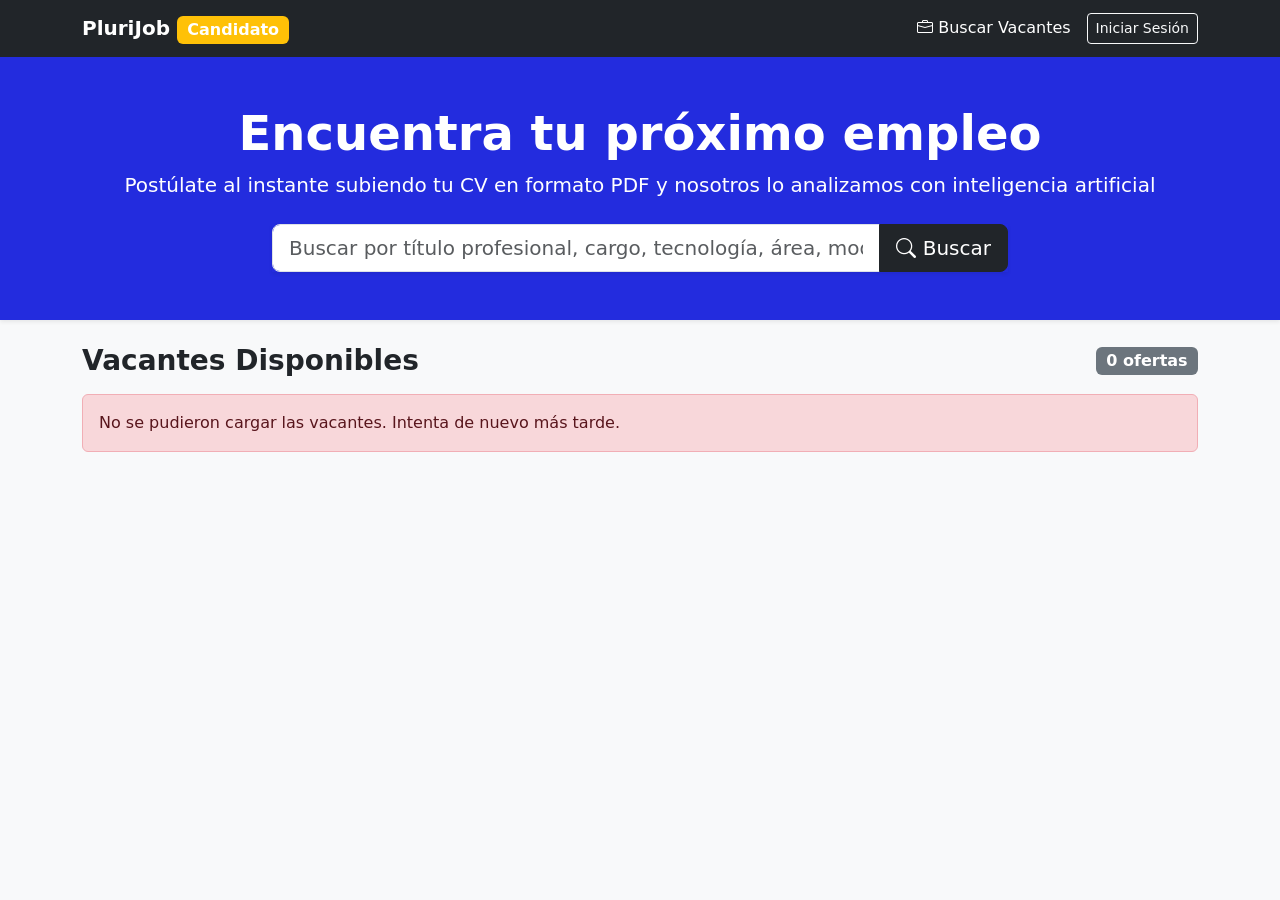
<file: frontend/src/pages/index.html>
<!--# Vista Casual / Landing de Vacantes-->
<!doctype html>
<html lang="es" data-bs-theme="light">
  <head>
    <meta charset="UTF-8" />
    <meta name="viewport" content="width=device-width, initial-scale=1.0" />
    <title>PluriJob - Portal de Empleos</title>
    <link
      rel="stylesheet"
      href="https://cdn.jsdelivr.net/npm/bootstrap@5.3.2/dist/css/bootstrap.min.css"
    />
    <link
      rel="stylesheet"
      href="https://cdn.jsdelivr.net/npm/bootstrap-icons@1.11.1/font/bootstrap-icons.css"
    />
    <link rel="stylesheet" href="../css/styles.css" />
    <script type="module" src="../js/auth.js"></script>
  </head>
  <body class="bg-light">
    <!-- Navbar principal -->
    <!-- Navbar en index.html -->
    <nav class="navbar navbar-expand-lg navbar-dark bg-dark">
      <div class="container">
        <a class="navbar-brand fw-bold" href="index.html">PluriJob 
          <span class="badge bg-warning fs-6" id="navSpanBadge">Candidato</span>
        </a>
        <button
          class="navbar-toggler"
          type="button"
          data-bs-toggle="collapse"
          data-bs-target="#navbarNav"
        >
          <span class="navbar-toggler-icon"></span>
        </button>
        <div class="collapse navbar-collapse" id="navbarNav">
          <ul class="navbar-nav ms-auto align-items-center gap-2">
            <li class="nav-item">
              <a class="nav-link active" href="index.html">
                <i class="bi bi-briefcase"></i> Buscar Vacantes 
              </a>
            </li>

            <!-- Menú exclusivo para candidatos autenticados -->
            <li class="nav-item d-none" id="navCandidateDashboard">
              <a class="nav-link" href="candidate/dashboard.html">
                <i class="bi bi-person-workspace"></i> Mis Postulaciones
              </a>
            </li>
            <li class="nav-item d-none" id="navCandidateProfile">
              <a class="nav-link" href="candidate/cv_profile.html">
                <i class="bi bi-file-earmark-person"></i> Mi CV 
              </a>
            </li>

            <!-- Botones de Acceso / Salida -->
            <li class="nav-item" id="navLoginBtn">
              <a class="btn btn-outline-light btn-sm" href="login.html"
                >Iniciar Sesión</a
              >
            </li>
            <li class="nav-item d-none" id="navLogoutBtn">
              <button class="btn btn-danger btn-sm" id="indexLogoutBtn">
                <i class="bi bi-box-arrow-right"></i> Salir
              </button>
            </li>
          </ul>
        </div>
      </div>
    </nav>

    <!-- Hero / Banner de búsqueda -->
    <div class="encabezado text-white py-5 mb-4 shadow-sm">
      <div class="container text-center">
        <h1 class="display-5 fw-bold">Encuentra tu próximo empleo</h1>
        <p class="lead">
          Postúlate al instante subiendo tu CV en formato PDF y nosotros lo analizamos con inteligencia artificial
        </p>

        <!-- Buscador -->
        <div class="row justify-content-center mt-4">
          <div class="col-md-8">
            <div class="input-group input-group-lg shadow-sm">
              <input
                type="text"
                id="searchInput"
                class="form-control"
                placeholder="Buscar por título profesional, cargo, tecnología, área, modalidad, etc..."
              />
              <button class="btn btn-dark" type="button" id="searchBtn">
                <i class="bi bi-search"></i> Buscar
              </button>
            </div>
          </div>
        </div>
      </div>
    </div>

    <!-- Contenido de Vacantes -->
    <div class="container mb-5">
      <div class="d-flex justify-content-between align-items-center mb-3">
        <h3 class="fw-bold mb-0">Vacantes Disponibles</h3>
        <span class="badge bg-secondary fs-6" id="jobsCount">0 ofertas</span>
      </div>

      <!-- Lista de Vacantes -->
      <div class="row g-4" id="jobsContainer">
        <div class="col-12 text-center py-5">
          <div class="spinner-border text-primary" role="status"></div>
          <p class="mt-2 text-muted">Cargando ofertas de empleo...</p>
        </div>
      </div>
    </div>

    <div class="modal fade" id="jobDetailModal" tabindex="-1" aria-labelledby="jobDetailModalLabel" aria-hidden="true">
      <div class="modal-dialog modal-lg modal-dialog-scrollable">
        <div class="modal-content">
          <div class="modal-header bg-primary text-white">
            <h5 class="modal-title" id="jobDetailModalLabel">Detalle de la vacante</h5>
            <button type="button" class="btn-close btn-close-white" data-bs-dismiss="modal" aria-label="Close"></button>
          </div>
          <div class="modal-body">
            <h6 class="fw-bold text-primary mb-1" id="modalJobTitle">Nombre del Cargo</h6>
            <p class="text-muted small mb-3" id="modalJobSubtitle">Área y modalidad</p>
            <div class="mb-3">
              <strong>Descripción</strong>
              <p class="text-secondary mb-0" id="modalJobDescription" style="white-space: pre-line;">-</p>
            </div>
            <div class="mb-3">
              <strong>Beneficios</strong>
              <p class="text-secondary mb-0" id="modalJobBenefits" style="white-space: pre-line;">Sin beneficios especificados.</p>
            </div>
            <div class="mb-3">
              <strong>Habilidades técnicas</strong>
              <div id="modalTechnicalSkills" class="d-flex flex-wrap gap-1"></div>
            </div>
            <div class="mb-3">
              <strong>Habilidades blandas</strong>
              <div id="modalSoftSkills" class="d-flex flex-wrap gap-1"></div>
            </div>
            <div class="text-muted small"><strong>Fecha límite:</strong> <span id="modalJobDeadline">Sin fecha límite</span></div>
          </div>
          <div class="modal-footer">
            <button type="button" class="btn btn-secondary" data-bs-dismiss="modal">Cerrar</button>
          </div>
        </div>
      </div>
    </div>

    <!-- Modal: Proceso de Postulación (Subida de CV y Confirmación) -->
    <div
      class="modal fade"
      id="applyModal"
      tabindex="-1"
      aria-labelledby="applyModalLabel"
      aria-hidden="true"
      data-bs-backdrop="static"
    >
      <div class="modal-dialog modal-lg modal-dialog-scrollable">
        <div class="modal-content">
          <div class="modal-header bg-primary text-white">
            <h5 class="modal-title" id="applyModalLabel">
              Postularse a Vacante
            </h5>
            <button
              type="button"
              class="btn-close btn-close-white"
              data-bs-dismiss="modal"
              aria-label="Close"
            ></button>
          </div>

          <div class="modal-body">
            <h6 class="fw-bold text-primary mb-1" id="applyModalJobTitle">
              Nombre del Cargo
            </h6>
            <p class="text-muted small mb-3" id="applyModalJobSubtitle">
              Área y modalidad
            </p>
            <hr />

            <!-- PASO 1: Subir PDF -->
            <div id="stepUploadCV">
              <label class="form-label fw-bold"
                >Aquí puedes subir tu Hoja de Vida (formato PDF). O puedes escribir directamente en los campos del formulario.</label
              >
              <p class="small text-muted">
                Extraeremos automáticamente tu experiencia y habilidades para
                evaluar tu compatibilidad.
              </p>

              <div class="mb-3">
                <input
                  class="form-control"
                  type="file"
                  id="cvFileInput"
                  accept="application/pdf"
                />
              </div>

              <button
                type="button"
                class="btn btn-primary w-100"
                id="extractCvBtn"
              >
                <i class="bi bi-cpu"></i> Extraer Datos con IA
              </button>
              <hr>
            </div>

            <!-- Spinner de Procesamiento de PDF -->
            <div id="extractionSpinner" class="text-center py-4 d-none">
              <div class="spinner-border text-primary" role="status"></div>
              <p class="mt-2 text-muted mb-0">
                Analizando el documento PDF y clasificando habilidades...
              </p>
            </div>
            <div id="cvAiNotice" class="alert d-none mx-3 mb-3" role="status" aria-live="polite"></div>

            <!-- PASO 2: Confirmación / Edición de Datos Extraídos -->
            <form id="stepConfirmCV">
              <fieldset id="confirmCvFieldset">                
                <label class="form-label fw-bold text-success">
                  <i class="bi bi-check-circle-fill"></i> Revisa la información que será enviada a la postulación
                </label>

                <div class="mb-3">
                  <label for="candidateFullName" class="form-label small"
                    >Nombre Completo</label
                  >
                  <input
                    type="text"
                    class="form-control"
                    id="candidateFullName"
                    required
                  />
                </div>

                <div class="row g-2 mb-3">
                  <div class="col-md-6">
                    <label for="candidateEmail" class="form-label small"
                      >Correo Electrónico</label
                    >
                    <input
                      type="email"
                      class="form-control"
                      id="candidateEmail"
                      required
                    />
                  </div>
                  
                  <div class="col-md-6">
                    <label for="candidatePhone" class="form-label small"
                      >Número telefónico</label
                    >
                    <input type="text" class="form-control" id="candidatePhone" />
                  </div>
                </div>
                <div class="mb-3">
                    <label for="candidateAddress" class="form-label small"
                      >Domicilio</label
                    >
                    <input type="text" class="form-control" id="candidateAddress" />
                  </div>

                <div class="mb-3">
                  <label for="candidateTitle" class="form-label small"
                    >Título Profesional o Cargo actual</label
                  >
                  <input type="text" class="form-control" id="candidateTitle" />
                </div>              

                <div class="mb-3">
                  <label for="candidateSkills" class="form-label small"
                    >Habilidades Técnicas (separadas por coma)</label
                  >
                  <input
                    type="text"
                    class="form-control"
                    id="candidateSkills"
                    placeholder="Python, SQL, FastAPI..."
                  />
                </div>

                <div class="mb-3">
                  <label for="candidateSoftSkills" class="form-label small"
                    >Habilidades Blandas (separadas por coma)</label
                  >
                  <input
                    type="text"
                    class="form-control"
                    id="candidateSoftSkills"
                    placeholder="Trabajo en equipo, Liderazgo, Adaptabilidad..."
                  />
                </div>

                <div class="mb-3">
                  <label for="candidateExperience" class="form-label small"
                    >Experiencia Laboral</label
                  >
                  <textarea
                    class="form-control"
                    id="candidateExperience"
                    rows="4"
                  ></textarea>
                </div>

                <div class="mb-3">
                  <label for="candidateMoreInfo" class="form-label small"
                    >Más información</label
                  >
                  <textarea
                    class="form-control"
                    id="candidateMoreInfo"
                    rows="4"
                  ></textarea>
                </div>

                <div class="alert alert-info small" role="alert">
                  <i class="bi bi-info-circle"></i> Al confirmar, calcularemos tu
                  porcentaje de compatibilidad (Match %) con esta vacante.
                </div>
                </fieldset>
                <button
                  type="submit"
                  class="btn btn-success w-100"
                  id="submitApplicationBtn"
                >
                  <i class="bi bi-send-check"></i> Enviar Postulación
                </button>              
            </form>
          </div>
        </div>
      </div>
    </div>

    <!--Modal Global para Alertas y Confirmaciones (Reemplaza alert/confirm) -->
    <div class="modal fade" id="globalAlertModal" tabindex="-1" aria-labelledby="globalAlertModalLabel" aria-hidden="true" data-bs-backdrop="static">
      <div class="modal-dialog modal-dialog-centered">
        <div class="modal-content border-0 shadow-lg">
          <div class="modal-header bg-light">
            <h5 class="modal-title fw-bold text-primary" id="globalAlertTitle">PluriJob Notificación</h5>
            <button type="button" class="btn-close" data-bs-dismiss="modal" aria-label="Close"></button>
          </div>
          <div class="modal-body py-4">
            <p id="globalAlertMessage" class="mb-0 fs-6 text-dark" style="white-space: pre-line;"></p>
          </div>
          <div class="modal-footer bg-light border-0">
            <button type="button" class="btn btn-secondary px-4" id="globalAlertCancelBtn" data-bs-dismiss="modal" style="display: none;">Cancelar</button>
            <button type="button" class="btn btn-primary px-4" id="globalAlertConfirmBtn" data-bs-dismiss="modal">Aceptar</button>
          </div>
        </div>
      </div>
    </div>

    <!-- 2. Modal Simplificado para Postulación Directa de Usuarios Registrados -->
    <div class="modal fade" id="directApplyModal" tabindex="-1" aria-labelledby="directApplyModalLabel" aria-hidden="true">
      <div class="modal-dialog modal-dialog-centered">
        <div class="modal-content border-0 shadow-lg">
          <div class="modal-header bg-primary text-white">
            <h5 class="modal-title fw-bold" id="directApplyModalLabel"><i class="bi bi-send-fill me-2"></i> Confirmar Postulación</h5>
            <button type="button" class="btn-close btn-close-white" data-bs-dismiss="modal" aria-label="Close"></button>
          </div>
          <div class="modal-body py-4">
            <p class="text-muted mb-2">Estás a punto de postularte a la siguiente vacante utilizando la información de tu CV registrado:</p>
            <div class="p-3 bg-light rounded border mb-3">
              <h6 class="fw-bold text-dark mb-1" id="directApplyJobTitle">Título de la Vacante</h6>
              <p class="small text-muted mb-0" id="directApplyJobSubtitle">Área • Modalidad</p>
            </div>
            <p class="small text-secondary mb-0"><i class="bi bi-info-circle me-1"></i> Tu puntaje de compatibilidad (Match %) se calculará automáticamente al confirmar.</p>
          </div>
          <div class="modal-footer bg-light border-0">
            <button type="button" class="btn btn-secondary px-4" data-bs-dismiss="modal">Cancelar</button>
            <button type="button" class="btn btn-primary px-4 fw-bold" id="confirmDirectApplyBtn">
              <i class="bi bi-send-check me-1"></i> Postularme Ahora
            </button>
          </div>
        </div>
      </div>
    </div>

    <script src="https://cdn.jsdelivr.net/npm/bootstrap@5.3.2/dist/js/bootstrap.bundle.min.js"></script>
    <script type="module" src="../js/views/casual_user.js"></script>
  </body>
</html>
</file>
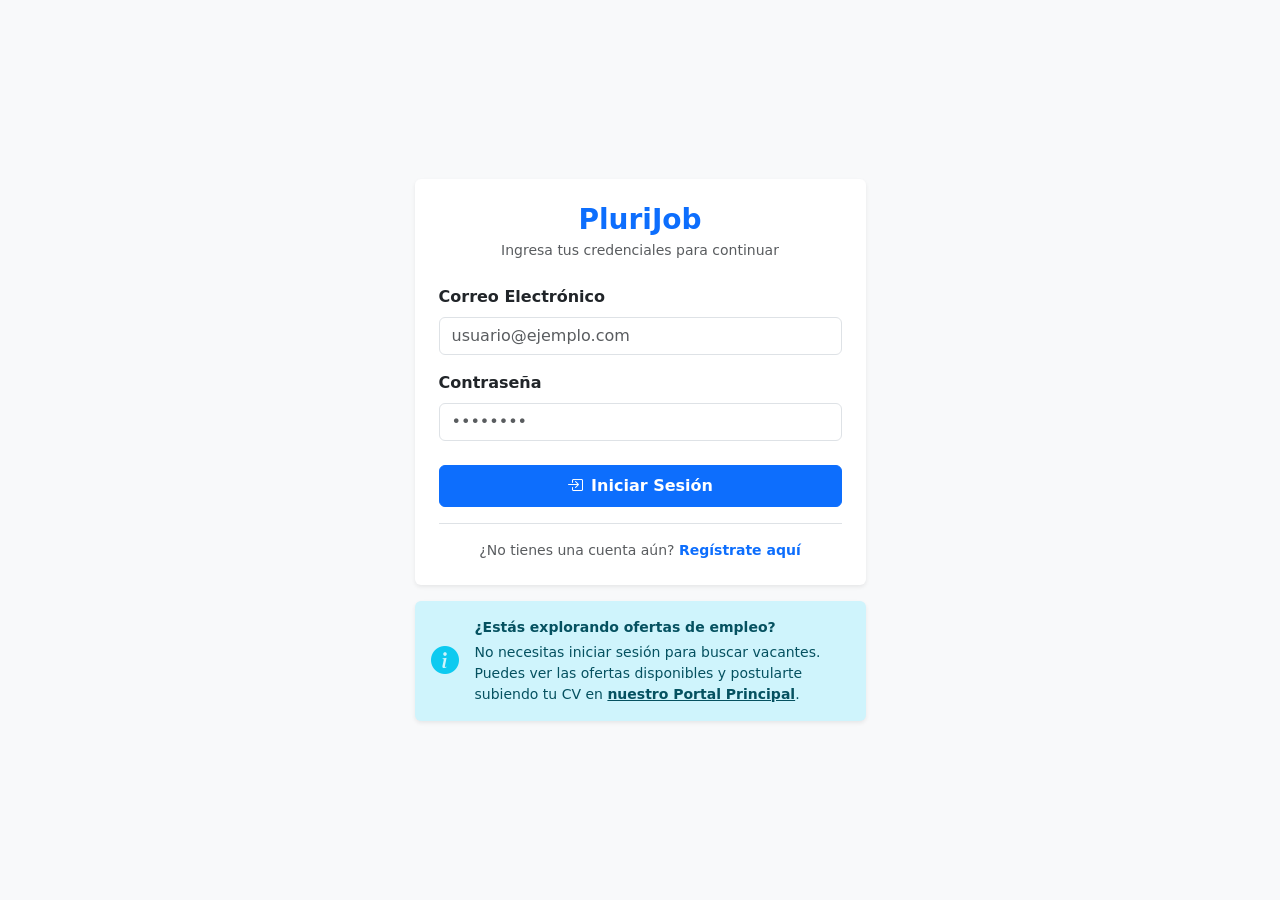
<file: frontend/src/pages/login.html>
<!DOCTYPE html>
<html lang="es">
<head>
  <meta charset="UTF-8">
  <meta name="viewport" content="width=device-width, initial-scale=1.0">
  <title>PluriJob - Iniciar Sesión</title>
  <link href="https://cdn.jsdelivr.net/npm/bootstrap@5.3.2/dist/css/bootstrap.min.css" rel="stylesheet">
  <link rel="stylesheet" href="https://cdn.jsdelivr.net/npm/bootstrap-icons@1.11.1/font/bootstrap-icons.css">
</head>
<body class="bg-light d-flex align-items-center vh-100 py-5">

  <div class="container">
    <div class="row justify-content-center">
      <div class="col-md-6 col-lg-5">
        
        <!-- Tarjeta de Login -->
        <div class="card shadow-sm border-0 mb-3">
          <div class="card-body p-4 text-center">
            <h3 class="fw-bold text-primary mb-1">PluriJob</h3>
            <p class="text-muted small mb-4">Ingresa tus credenciales para continuar</p>

            <form id="loginForm">
              <div id="errorMessage" class="alert alert-danger text-start d-none" role="alert" aria-live="polite"></div>
              <div class="text-start mb-3">
                <label for="loginEmail" class="form-label fw-semibold">Correo Electrónico</label>
                <input type="email" class="form-control" id="loginEmail" placeholder="usuario@ejemplo.com" required>
              </div>

              <div class="text-start mb-4">
                <label for="loginPassword" class="form-label fw-semibold">Contraseña</label>
                <input type="password" class="form-control" id="loginPassword" placeholder="••••••••" required>
              </div>

              <button type="submit" class="btn btn-primary w-100 py-2 fw-semibold mb-3">
                <i class="bi bi-box-arrow-in-right me-2"></i>Iniciar Sesión
              </button>
            </form>

            <div class="border-top pt-3 text-center small">
              <span class="text-muted">¿No tienes una cuenta aún?</span>
              <a href="signup.html" class="fw-semibold text-primary text-decoration-none">Regístrate aquí</a>
            </div>

          </div>
        </div>

        <!-- Apartado / Aviso para Usuario Casual -->
        <div class="alert alert-info border-0 shadow-sm d-flex align-items-center gap-3 p-3 mb-0" role="alert">
          <i class="bi bi-info-circle-fill fs-3 text-info flex-shrink-0"></i>
          <div class="small">
            <strong class="d-block mb-1">¿Estás explorando ofertas de empleo?</strong>
            No necesitas iniciar sesión para buscar vacantes. Puedes ver las ofertas disponibles y postularte subiendo tu CV en <a href="index.html" class="alert-link">nuestro Portal Principal</a>.
          </div>
        </div>

      </div>
    </div>
  </div>

  <script src="https://cdn.jsdelivr.net/npm/bootstrap@5.3.2/dist/js/bootstrap.bundle.min.js"></script>
  <script type="module" src="../js/auth.js"></script>
</body>
</html>
</file>
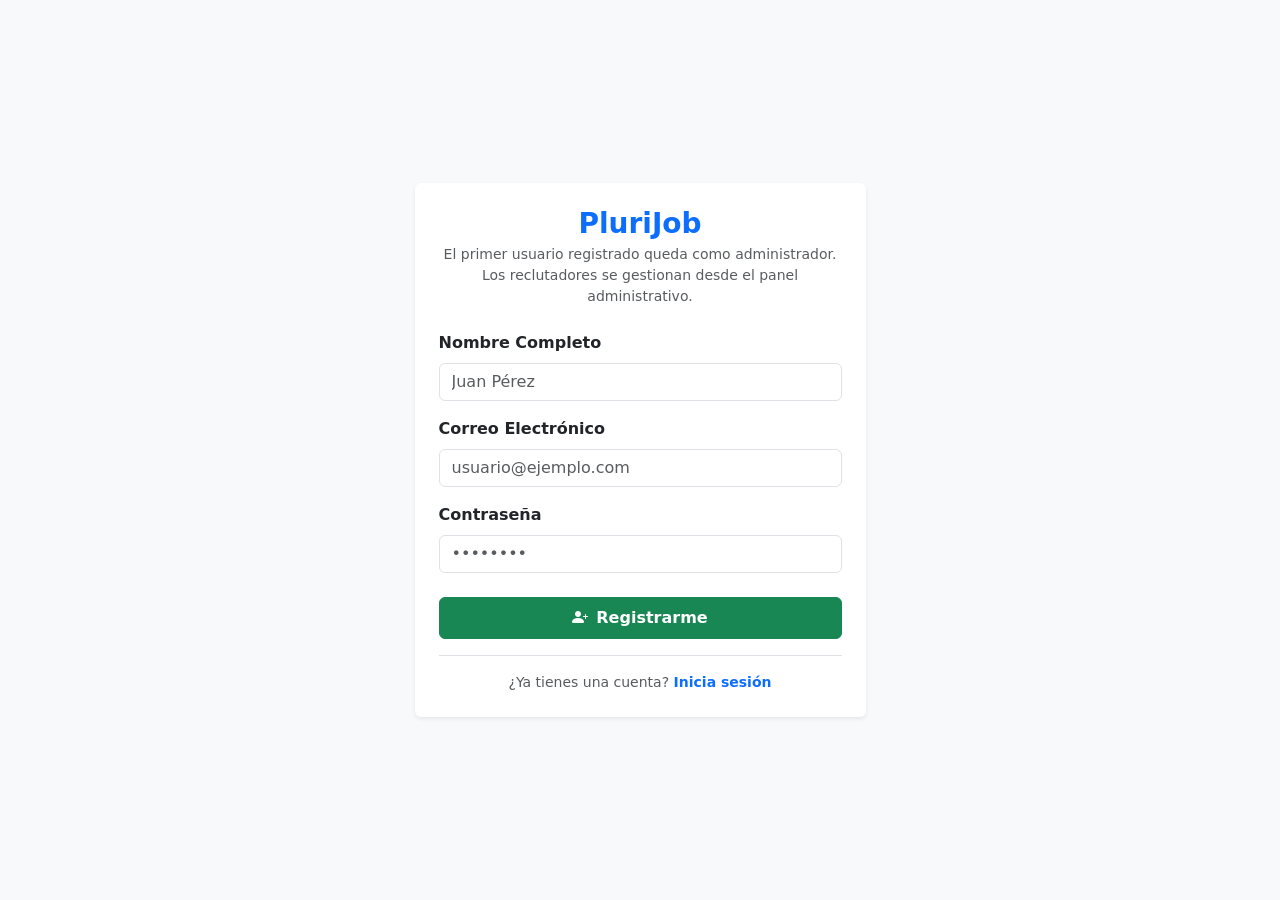
<file: frontend/src/pages/signup.html>
<!DOCTYPE html>
<html lang="es">
<head>
  <meta charset="UTF-8">
  <meta name="viewport" content="width=device-width, initial-scale=1.0">
  <title>PluriJob - Crear Cuenta</title>
  <link href="https://cdn.jsdelivr.net/npm/bootstrap@5.3.2/dist/css/bootstrap.min.css" rel="stylesheet">
  <link rel="stylesheet" href="https://cdn.jsdelivr.net/npm/bootstrap-icons@1.11.1/font/bootstrap-icons.css">
</head>
<body class="bg-light d-flex align-items-center vh-100 py-5">

  <div class="container">
    <div class="row justify-content-center">
      <div class="col-md-6 col-lg-5">
        
        <div class="card shadow-sm border-0">
          <div class="card-body p-4 text-center">
            <h3 class="fw-bold text-primary mb-1">PluriJob</h3>
            <p class="text-muted small mb-4">El primer usuario registrado queda como administrador. Los reclutadores se gestionan desde el panel administrativo.</p>

            <form id="signupForm">
              <div class="text-start mb-3">
                <label for="signupName" class="form-label fw-semibold">Nombre Completo</label>
                <input type="text" class="form-control" id="signupName" placeholder="Juan Pérez" required>
              </div>

              <div class="text-start mb-3">
                <label for="signupEmail" class="form-label fw-semibold">Correo Electrónico</label>
                <input type="email" class="form-control" id="signupEmail" placeholder="usuario@ejemplo.com" required>
              </div>

              <div class="text-start mb-4">
                <label for="signupPassword" class="form-label fw-semibold">Contraseña</label>
                <input type="password" class="form-control" id="signupPassword" placeholder="••••••••" minlength="6" required>
              </div>

              <button type="submit" class="btn btn-success w-100 py-2 fw-semibold mb-3">
                <i class="bi bi-person-plus-fill me-2"></i>Registrarme
              </button>
              
            </form>
            <div class="border-top pt-3 text-center small">
              <span class="text-muted">¿Ya tienes una cuenta?</span>
              <a href="login.html" class="fw-semibold text-primary text-decoration-none">Inicia sesión</a>
            </div>
          </div>
        </div>
      </div>
    </div>
  </div>

  <script src="https://cdn.jsdelivr.net/npm/bootstrap@5.3.2/dist/js/bootstrap.bundle.min.js"></script>
  <script type="module" src="../js/auth.js"></script>
</body>
</html>
</file>
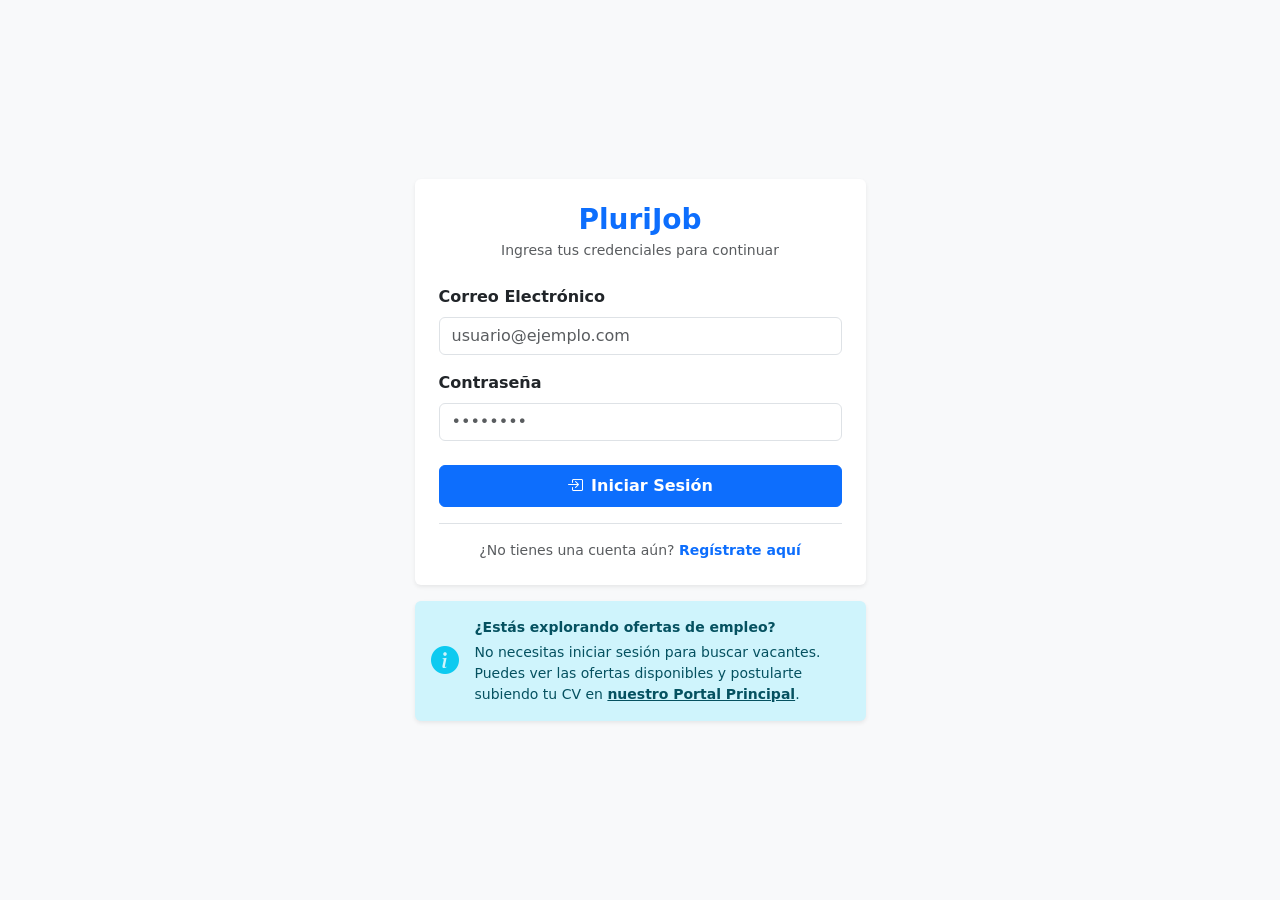
<file: frontend/src/pages/candidate/cv_profile.html>
<!-- Gestión de Perfil y CV del Candidato -->
<!DOCTYPE html>
<html lang="es" data-bs-theme="light">
<head>
  <meta charset="UTF-8">
  <meta name="viewport" content="width=device-width, initial-scale=1.0">
  <title>PluriJob - Mi CV / Perfil</title>
  <link rel="stylesheet" href="https://cdn.jsdelivr.net/npm/bootstrap@5.3.2/dist/css/bootstrap.min.css">
  <link rel="stylesheet" href="https://cdn.jsdelivr.net/npm/bootstrap-icons@1.11.1/font/bootstrap-icons.css">
  <link rel="stylesheet" href="../../css/styles.css">
  <script type="module" src="../../js/auth.js"></script>
  <script src="../../js/guard.js"></script>
</head>
<body class="bg-light">

  <!-- Navbar principal -->
  <nav class="navbar navbar-expand-lg navbar-dark bg-dark">
    <div class="container">
      <a class="navbar-brand fw-bold" href="../index.html">PluriJob <span class="badge bg-warning fs-6" id="navSpanBadge">Candidato</span></a>
      <button class="navbar-toggler" type="button" data-bs-toggle="collapse" data-bs-target="#navbarNav">
        <span class="navbar-toggler-icon"></span>
      </button>
      <div class="collapse navbar-collapse" id="navbarNav">
        <ul class="navbar-nav ms-auto align-items-center gap-2">
          <li class="nav-item">
            <a class="nav-link" href="../index.html"><i class="bi bi-briefcase"></i> Buscar Vacantes</a>
          </li>
          <li class="nav-item">
            <a class="nav-link" href="dashboard.html"><i class="bi bi-person-workspace"></i> Mis Postulaciones</a>
          </li>
          <li class="nav-item">
            <a class="nav-link active" href="cv_profile.html"><i class="bi bi-file-earmark-person"></i> Mi CV </a>
          </li>
          <li class="nav-item ms-lg-2">
            <button class="btn btn-danger btn-sm" id="logoutBtn">
              <i class="bi bi-box-arrow-right"></i> Salir
            </button>
          </li>
        </ul>
      </div>
    </div>
  </nav>

  <div class="container my-5">
    <div class="row g-4">
      
      <!-- Panel de Carga / Extracción con IA -->
      <div class="col-lg-4">
        <div class="card border-0 mb-4">
          <div class="card-header bg-primary text-white">
            <h5 class="fw-bold mb-0"><i class="bi bi-file-earmark-pdf me-2"></i>Actualizar mediante PDF</h5>
          </div>
          <div class="card-body">
            <p class="small text-muted">Sube una nueva versión de tu CV en PDF. La IA extraerá los datos automáticamente para rellenar el formulario.</p>
            
            <form id="extractCvForm">
              <div class="mb-3">
                <label for="cvPdfInput" class="form-label small fw-bold">Archivo PDF</label>
                <input class="form-control" type="file" id="cvPdfInput" accept="application/pdf" required>
              </div>
              <button type="submit" class="btn btn-primary w-100" id="btnExtractCv">
                <i class="bi bi-cpu"></i> Extraer y Auto-completar
              </button>
            </form>

            <div id="extractionProgress" class="text-center py-3 d-none">
              <div class="spinner-border text-primary spinner-border-sm" role="status"></div>
              <span class="small text-muted ms-2">Analizando CV con IA...</span>
            </div>
            <div id="cvAiNotice" class="alert d-none mt-3 mb-0" role="status" aria-live="polite"></div>
          </div>
        </div>

        <div class="card border-0">
          <div class="card-body">
            <h6 class="fw-bold mb-2"><i class="bi bi-shield-check text-success me-2"></i>Estado del Perfil</h6>
            <p class="small text-muted mb-2">Mantener tu CV actualizado mejora la precisión del calculador de compatibilidad.</p>
            <div class="progress" style="height: 20px;">
              <div id="profileProgressBar" class="progress-bar progress-bar-striped progress-bar-animated" role="progressbar" style="width: 0%;" aria-valuenow="0" aria-valuemin="0" aria-valuemax="100">0%</div>
            </div>
          </div>
        </div>
      </div>

      <!-- Formulario de Edición de Perfil -->
      <div class="col-lg-8">
        <div class="card border-0">
          <div class="card-header bg-white py-3 d-flex justify-content-between align-items-center">
            <h5 class="fw-bold mb-0"><i class="bi bi-person-lines-fill me-2"></i>Información del Perfil</h5>
          </div>
          <div class="card-body">
            <form id="profileForm">
              <div class="row g-3 mb-3">
                <div class="col-md-6">
                  <label for="fullName" class="form-label small fw-bold">Nombre Completo</label>
                  <input type="text" class="form-control" id="fullName" required>
                </div>
                <div class="col-md-6">
                  <label for="email" class="form-label small fw-bold">Correo Electrónico</label>
                  <input type="email" class="form-control" id="email" required>
                </div>
              </div>

              <div class="row g-3 mb-3">
                <div class="col-md-6">
                  <label for="phone" class="form-label small fw-bold">Número Telefónico</label>
                  <input type="text" class="form-control" id="phone">
                </div>
                <div class="col-md-6">
                  <label for="currentTitle" class="form-label small fw-bold">Título Profesional o Cargo actual</label>
                  <input type="text" class="form-control" id="currentTitle" placeholder="Ej: Desarrollador Backend FullStack">
                </div>
              </div>

              <div class="mb-3">
                <label for="address" class="form-label small fw-bold">Domicilio</label>
                <input type="text" class="form-control" id="address" placeholder="Domicilio">
              </div>

              <div class="mb-3">
                <label for="techSkills" class="form-label small fw-bold">Habilidades Técnicas (separadas por coma)</label>
                <input type="text" class="form-control" id="techSkills" placeholder="Python, PostgreSQL, Docker, FastAPI, etc...">
              </div>

              <div class="mb-3">
                <label for="softSkills" class="form-label small fw-bold">Habilidades Blandas (separadas por coma)</label>
                <input type="text" class="form-control" id="softSkills" placeholder="Liderazgo, Trabajo en equipo, Lógica, etc...">
              </div>

              <div class="mb-3">
                <label for="experienceSummary" class="form-label small fw-bold">Experiencia Laboral</label>
                <textarea class="form-control" id="experienceSummary" rows="5" placeholder="Resume tu trayectoria..."></textarea>
              </div>

              <div class="mb-3">
                <label for="moreInfo" class="form-label small fw-bold">Información Adicional</label>
                <textarea class="form-control" id="moreInfo" rows="5" placeholder="Agrega cualquier otra información relevante..."></textarea>
              </div>

              <div class="d-flex justify-content-end gap-2">
                <button type="submit" class="btn btn-success" id="saveProfileBtn">
                  <i class="bi bi-floppy"></i> Guardar Cambios
                </button>
              </div>
            </form>
          </div>
        </div>
      </div>

    </div>
  </div>

  <!--Modal Global para Alertas y Confirmaciones (Reemplaza alert/confirm) -->
    <div class="modal fade" id="globalAlertModal" tabindex="-1" aria-labelledby="globalAlertModalLabel" aria-hidden="true" data-bs-backdrop="static">
      <div class="modal-dialog modal-dialog-centered">
        <div class="modal-content border-0 shadow-lg">
          <div class="modal-header bg-light">
            <h5 class="modal-title fw-bold text-primary" id="globalAlertTitle">PluriJob Notificación</h5>
            <button type="button" class="btn-close" data-bs-dismiss="modal" aria-label="Close"></button>
          </div>
          <div class="modal-body py-4">
            <p id="globalAlertMessage" class="mb-0 fs-6 text-dark" style="white-space: pre-line;"></p>
          </div>
          <div class="modal-footer bg-light border-0">
            <button type="button" class="btn btn-secondary px-4" id="globalAlertCancelBtn" data-bs-dismiss="modal" style="display: none;">Cancelar</button>
            <button type="button" class="btn btn-primary px-4" id="globalAlertConfirmBtn" data-bs-dismiss="modal">Aceptar</button>
          </div>
        </div>
      </div>
    </div>

    <!-- 2. Modal Simplificado para Postulación Directa de Usuarios Registrados -->
    <div class="modal fade" id="directApplyModal" tabindex="-1" aria-labelledby="directApplyModalLabel" aria-hidden="true">
      <div class="modal-dialog modal-dialog-centered">
        <div class="modal-content border-0 shadow-lg">
          <div class="modal-header bg-primary text-white">
            <h5 class="modal-title fw-bold" id="directApplyModalLabel"><i class="bi bi-send-fill me-2"></i> Confirmar Postulación</h5>
            <button type="button" class="btn-close btn-close-white" data-bs-dismiss="modal" aria-label="Close"></button>
          </div>
          <div class="modal-body py-4">
            <p class="text-muted mb-2">Estás a punto de postularte a la siguiente vacante utilizando la información de tu CV registrado:</p>
            <div class="p-3 bg-light rounded border mb-3">
              <h6 class="fw-bold text-dark mb-1" id="directApplyJobTitle">Título de la Vacante</h6>
              <p class="small text-muted mb-0" id="directApplyJobSubtitle">Área • Modalidad</p>
            </div>
            <p class="small text-secondary mb-0"><i class="bi bi-info-circle me-1"></i> Tu puntaje de compatibilidad (Match %) se calculará automáticamente al confirmar.</p>
          </div>
          <div class="modal-footer bg-light border-0">
            <button type="button" class="btn btn-secondary px-4" data-bs-dismiss="modal">Cancelar</button>
            <button type="button" class="btn btn-primary px-4 fw-bold" id="confirmDirectApplyBtn">
              <i class="bi bi-send-check me-1"></i> Postularme Ahora
            </button>
          </div>
        </div>
      </div>
    </div>

        <!--Modal Global para Alertas y Confirmaciones (Reemplaza alert/confirm) -->
    <div class="modal fade" id="globalAlertModal" tabindex="-1" aria-labelledby="globalAlertModalLabel" aria-hidden="true" data-bs-backdrop="static">
      <div class="modal-dialog modal-dialog-centered">
        <div class="modal-content border-0 shadow-lg">
          <div class="modal-header bg-light">
            <h5 class="modal-title fw-bold text-primary" id="globalAlertTitle">PluriJob Notificación</h5>
            <button type="button" class="btn-close" data-bs-dismiss="modal" aria-label="Close"></button>
          </div>
          <div class="modal-body py-4">
            <p id="globalAlertMessage" class="mb-0 fs-6 text-dark" style="white-space: pre-line;"></p>
          </div>
          <div class="modal-footer bg-light border-0">
            <button type="button" class="btn btn-secondary px-4" id="globalAlertCancelBtn" data-bs-dismiss="modal" style="display: none;">Cancelar</button>
            <button type="button" class="btn btn-primary px-4" id="globalAlertConfirmBtn" data-bs-dismiss="modal">Aceptar</button>
          </div>
        </div>
      </div>
    </div>

    <!-- 2. Modal Simplificado para Postulación Directa de Usuarios Registrados -->
    <div class="modal fade" id="directApplyModal" tabindex="-1" aria-labelledby="directApplyModalLabel" aria-hidden="true">
      <div class="modal-dialog modal-dialog-centered">
        <div class="modal-content border-0 shadow-lg">
          <div class="modal-header bg-primary text-white">
            <h5 class="modal-title fw-bold" id="directApplyModalLabel"><i class="bi bi-send-fill me-2"></i> Confirmar Postulación</h5>
            <button type="button" class="btn-close btn-close-white" data-bs-dismiss="modal" aria-label="Close"></button>
          </div>
          <div class="modal-body py-4">
            <p class="text-muted mb-2">Estás a punto de postularte a la siguiente vacante utilizando la información de tu CV registrado:</p>
            <div class="p-3 bg-light rounded border mb-3">
              <h6 class="fw-bold text-dark mb-1" id="directApplyJobTitle">Título de la Vacante</h6>
              <p class="small text-muted mb-0" id="directApplyJobSubtitle">Área • Modalidad</p>
            </div>
            <p class="small text-secondary mb-0"><i class="bi bi-info-circle me-1"></i> Tu puntaje de compatibilidad (Match %) se calculará automáticamente al confirmar.</p>
          </div>
          <div class="modal-footer bg-light border-0">
            <button type="button" class="btn btn-secondary px-4" data-bs-dismiss="modal">Cancelar</button>
            <button type="button" class="btn btn-primary px-4 fw-bold" id="confirmDirectApplyBtn">
              <i class="bi bi-send-check me-1"></i> Postularme Ahora
            </button>
          </div>
        </div>
      </div>
    </div>


  <script src="https://cdn.jsdelivr.net/npm/bootstrap@5.3.2/dist/js/bootstrap.bundle.min.js"></script>
  <script type="module" src="../../js/views/dashboard_candidate.js"></script>
</body>
</html>
</file>
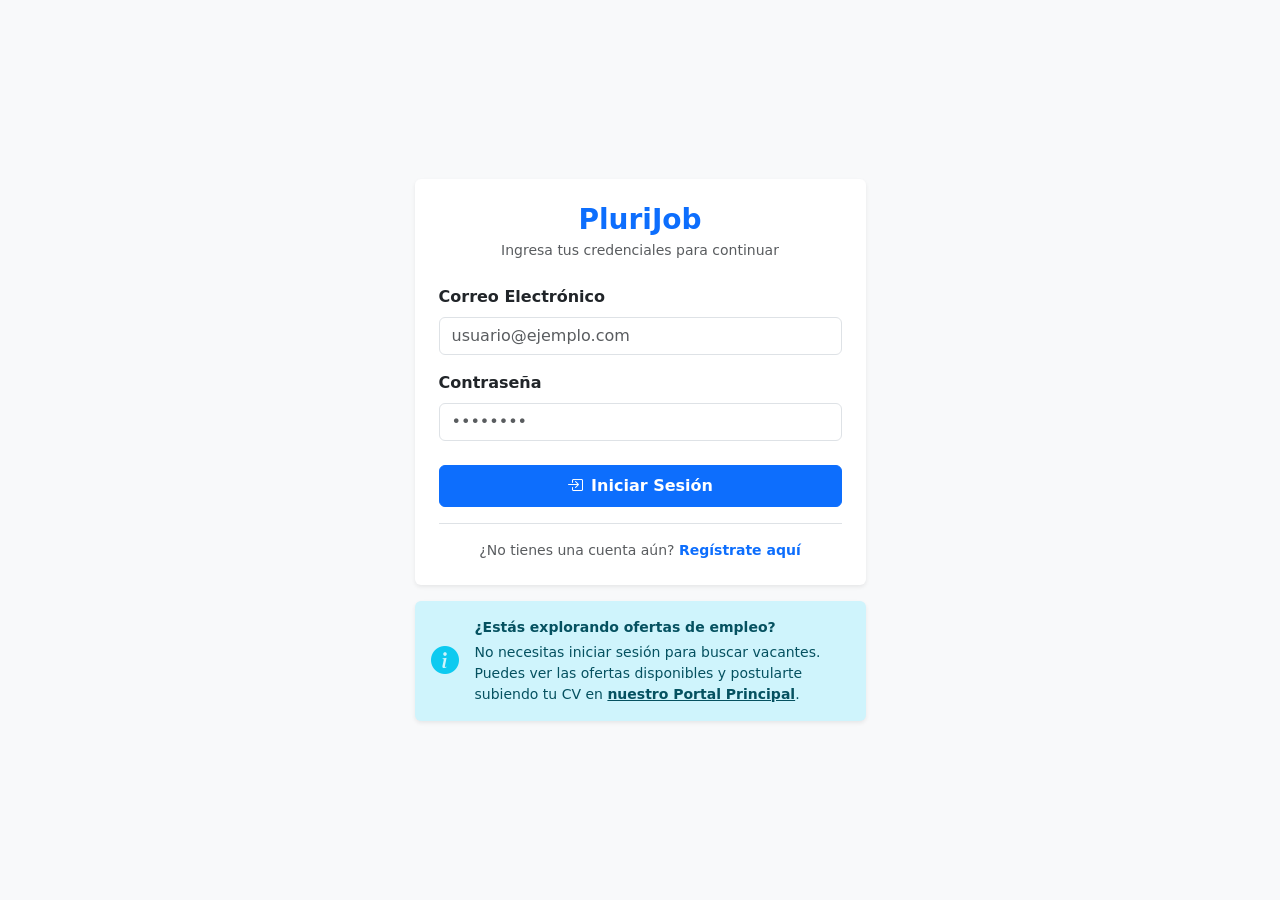
<file: frontend/src/pages/candidate/dashboard.html>
<!-- Dashboard para Candidatos Registrados -->
<!DOCTYPE html>
<html lang="es" data-bs-theme="light">
<head>
  <meta charset="UTF-8">
  <meta name="viewport" content="width=device-width, initial-scale=1.0">
  <title>PluriJob - Panel de Candidato</title>
  <link rel="stylesheet" href="https://cdn.jsdelivr.net/npm/bootstrap@5.3.2/dist/css/bootstrap.min.css">
  <link rel="stylesheet" href="https://cdn.jsdelivr.net/npm/bootstrap-icons@1.11.1/font/bootstrap-icons.css">
  <script type="module" src="../../js/auth.js"></script>
  <script src="../../js/guard.js"></script>
</head>
<body class="bg-light">

  <!-- Navbar principal -->
  <nav class="navbar navbar-expand-lg navbar-dark bg-dark">
    <div class="container">
      <a class="navbar-brand fw-bold" href="../">PluriJob <span class="badge bg-warning fs-6" id="navSpanBadge">Candidato</span></a>
      <button class="navbar-toggler" type="button" data-bs-toggle="collapse" data-bs-target="#navbarNav">
        <span class="navbar-toggler-icon"></span>
      </button>
      <div class="collapse navbar-collapse" id="navbarNav">
        <ul class="navbar-nav ms-auto align-items-center gap-2">
          <li class="nav-item">
            <a class="nav-link" href="../index.html"><i class="bi bi-briefcase"></i> Buscar Vacantes</a>
          </li>
          <li class="nav-item">
            <a class="nav-link active" href="dashboard.html"><i class="bi bi-person-workspace"></i> Mis Postulaciones</a>
          </li>
          <li class="nav-item">
            <a class="nav-link" href="cv_profile.html"><i class="bi bi-file-earmark-person"></i> Mi CV </a>
          </li>
          <li class="nav-item ms-lg-2">
            <button class="btn btn-danger btn-sm" id="logoutBtn">
              <i class="bi bi-box-arrow-right"></i> Salir
            </button>
          </li>
        </ul>
      </div>
    </div>
  </nav>

  <!-- Encabezado de Bienvenida -->
  <div class="bg-white border-bottom py-4 mb-4 shadow-sm">
    <div class="container">
      <div class="d-flex justify-content-between align-items-center">
        <div>
          <h2 class="fw-bold mb-1" id="candidateNameGreeting">Bienvenido</h2>
        </div>
        <div>
          <a href="cv_profile.html" class="btn btn-primary">
            <i class="bi bi-file-earmark-arrow-up"></i> Actualizar Mi CV
          </a>
        </div>
      </div>
    </div>
  </div>

  <!-- Contenido Principal -->
  <div class="container mb-5">
    <!-- Tarjetas de Resumen -->
    <div class="row g-3 mb-4">
      <div class="col-md-4">
        <div class="card border-0 shadow-sm">
          <div class="card-body d-flex align-items-center">
            <div class="bg-primary text-white rounded p-3 me-3">
              <i class="bi bi-send fs-3"></i>
            </div>
            <div>
              <h6 class="text-muted mb-0">Postulaciones Activas</h6>
              <h3 class="fw-bold mb-0" id="statApplications">0</h3>
            </div>
          </div>
        </div>
      </div>
      <div class="col-md-4">
        <div class="card border-0 shadow-sm">
          <div class="card-body d-flex align-items-center">
            <div class="bg-success text-white rounded p-3 me-3">
              <i class="bi bi-graph-up-arrow fs-3"></i>
            </div>
            <div>
              <h6 class="text-muted mb-0">Match Promedio</h6>
              <h3 class="fw-bold mb-0" id="statAvgMatch">0%</h3>
            </div>
          </div>
        </div>
      </div>
      <div class="col-md-4">
        <div class="card border-0 shadow-sm">
          <div class="card-body d-flex align-items-center">
            <div class="bg-info text-white rounded p-3 me-3">
              <i class="bi bi-file-earmark-check fs-3"></i>
            </div>
            <div>
              <h6 class="text-muted mb-0">Estado del CV</h6>
              <span class="badge bg-success" id="statCvStatus">Cargado</span>
            </div>
          </div>
        </div>
      </div>
    </div>

    <!-- Tabla de Postulaciones -->
    <div class="card border-0 shadow-sm">
      <div class="card-header bg-white py-3">
        <h5 class="fw-bold mb-0"><i class="bi bi-journal-text me-2"></i>Postulaciones activas</h5>
      </div>
      <div class="card-body p-0">
        <div class="table-responsive">
          <table class="table table-hover align-middle mb-0">
            <thead class="table-light">
              <tr>
                <th>Vacante</th>
                <th>Fecha de Postulación</th>
                <th>Match %</th>
                <th>Estado</th>
                <th class="text-end">Acciones</th>
              </tr>
            </thead>
            <tbody id="applicationsTableBody">
              <tr>
                <td colspan="5" class="text-center py-4 text-muted">
                  <div class="spinner-border spinner-border-sm text-primary" role="status"></div>
                  Cargando postulaciones...
                </td>
              </tr>
            </tbody>
          </table>
        </div>
      </div>
    </div>
  </div>

  <!-- Modal para Detalle de la Vacante -->
  <div class="modal fade" id="jobDetailModal" tabindex="-1" aria-labelledby="jobDetailModalLabel" aria-hidden="true">
    <div class="modal-dialog modal-lg modal-dialog-centered">
      <div class="modal-content border-0 shadow">
        <div class="modal-header bg-primary text-white">
          <h5 class="modal-title fw-bold" id="jobDetailModalLabel">
            <i class="bi bi-briefcase-fill me-2"></i><span id="modalJobTitle">Detalle de la Vacante</span>
          </h5>
          <button type="button" class="btn-close btn-close-white" data-bs-dismiss="modal" aria-label="Close"></button>
        </div>
        <div class="modal-body p-4">
          <!-- Metadatos de la Vacante -->
          <div class="row g-3 mb-3">
            <div class="col-md-6">
              <strong>Área / Departamento:</strong>
              <p class="text-muted mb-0" id="modalJobArea">-</p>
            </div>
            <div class="col-md-6">
              <strong>Tipo de Perfil:</strong>
              <p class="text-muted mb-0" id="modalProfileType">-</p>
            </div>
            <div class="col-md-6">
              <strong>Modalidad:</strong>
              <p class="text-muted mb-0" id="modalJobModality">-</p>
            </div>
            <div class="col-md-6">
              <strong>Ubicación:</strong>
              <p class="text-muted mb-0" id="modalJobLocation">-</p>
            </div>
          </div>

          <hr>

          <!-- Descripción -->
          <div class="mb-3">
            <h6 class="fw-bold">Descripción del Puesto</h6>
            <p class="text-secondary" id="modalJobDescription" style="white-space: pre-line;">-</p>
          </div>

          <hr>

          <!-- Beneficios -->
          <div class="mb-3">
            <h6 class="fw-bold">Beneficios</h6>
            <p class="text-secondary" id="modalJobBenefits" style="white-space: pre-line;">-</p>
          </div>

          <hr>

          <!-- Habilidades -->
          <div class="mb-3">
            <h6 class="fw-bold">Habilidades Técnicas</h6>
            <div id="modalTechnicalSkills" class="d-flex flex-wrap gap-1"></div>
          </div>

          <div class="mb-3">
            <h6 class="fw-bold">Habilidades Blandas</h6>
            <div id="modalSoftSkills" class="d-flex flex-wrap gap-1"></div>
          </div>

          <hr>

          <div class="d-flex justify-content-between text-muted fs-7">
            <small><strong>Fecha Límite:</strong> <span id="modalJobDeadline">Sin límite</span></small>
            <small><strong>Fecha de Postulación:</strong> <span id="modalAppliedAt">-</span></small>
          </div>
        </div>
        <div class="modal-footer bg-light">
          <button type="button" class="btn btn-secondary" data-bs-dismiss="modal">Cerrar</button>
        </div>
      </div>
    </div>
  </div>

  <!--Modal Global para Alertas y Confirmaciones (Reemplaza alert/confirm) -->
    <div class="modal fade" id="globalAlertModal" tabindex="-1" aria-labelledby="globalAlertModalLabel" aria-hidden="true" data-bs-backdrop="static">
      <div class="modal-dialog modal-dialog-centered">
        <div class="modal-content border-0 shadow-lg">
          <div class="modal-header bg-light">
            <h5 class="modal-title fw-bold text-primary" id="globalAlertTitle">PluriJob Notificación</h5>
            <button type="button" class="btn-close" data-bs-dismiss="modal" aria-label="Close"></button>
          </div>
          <div class="modal-body py-4">
            <p id="globalAlertMessage" class="mb-0 fs-6 text-dark" style="white-space: pre-line;"></p>
          </div>
          <div class="modal-footer bg-light border-0">
            <button type="button" class="btn btn-secondary px-4" id="globalAlertCancelBtn" data-bs-dismiss="modal" style="display: none;">Cancelar</button>
            <button type="button" class="btn btn-primary px-4" id="globalAlertConfirmBtn" data-bs-dismiss="modal">Aceptar</button>
          </div>
        </div>
      </div>
    </div>

    <!-- 2. Modal Simplificado para Postulación Directa de Usuarios Registrados -->
    <div class="modal fade" id="directApplyModal" tabindex="-1" aria-labelledby="directApplyModalLabel" aria-hidden="true">
      <div class="modal-dialog modal-dialog-centered">
        <div class="modal-content border-0 shadow-lg">
          <div class="modal-header bg-primary text-white">
            <h5 class="modal-title fw-bold" id="directApplyModalLabel"><i class="bi bi-send-fill me-2"></i> Confirmar Postulación</h5>
            <button type="button" class="btn-close btn-close-white" data-bs-dismiss="modal" aria-label="Close"></button>
          </div>
          <div class="modal-body py-4">
            <p class="text-muted mb-2">Estás a punto de postularte a la siguiente vacante utilizando la información de tu CV registrado:</p>
            <div class="p-3 bg-light rounded border mb-3">
              <h6 class="fw-bold text-dark mb-1" id="directApplyJobTitle">Título de la Vacante</h6>
              <p class="small text-muted mb-0" id="directApplyJobSubtitle">Área • Modalidad</p>
            </div>
            <p class="small text-secondary mb-0"><i class="bi bi-info-circle me-1"></i> Tu puntaje de compatibilidad (Match %) se calculará automáticamente al confirmar.</p>
          </div>
          <div class="modal-footer bg-light border-0">
            <button type="button" class="btn btn-secondary px-4" data-bs-dismiss="modal">Cancelar</button>
            <button type="button" class="btn btn-primary px-4 fw-bold" id="confirmDirectApplyBtn">
              <i class="bi bi-send-check me-1"></i> Postularme Ahora
            </button>
          </div>
        </div>
      </div>
    </div>

        <!--Modal Global para Alertas y Confirmaciones (Reemplaza alert/confirm) -->
    <div class="modal fade" id="globalAlertModal" tabindex="-1" aria-labelledby="globalAlertModalLabel" aria-hidden="true" data-bs-backdrop="static">
      <div class="modal-dialog modal-dialog-centered">
        <div class="modal-content border-0 shadow-lg">
          <div class="modal-header bg-light">
            <h5 class="modal-title fw-bold text-primary" id="globalAlertTitle">PluriJob Notificación</h5>
            <button type="button" class="btn-close" data-bs-dismiss="modal" aria-label="Close"></button>
          </div>
          <div class="modal-body py-4">
            <p id="globalAlertMessage" class="mb-0 fs-6 text-dark" style="white-space: pre-line;"></p>
          </div>
          <div class="modal-footer bg-light border-0">
            <button type="button" class="btn btn-secondary px-4" id="globalAlertCancelBtn" data-bs-dismiss="modal" style="display: none;">Cancelar</button>
            <button type="button" class="btn btn-primary px-4" id="globalAlertConfirmBtn" data-bs-dismiss="modal">Aceptar</button>
          </div>
        </div>
      </div>
    </div>

    <!-- 2. Modal Simplificado para Postulación Directa de Usuarios Registrados -->
    <div class="modal fade" id="directApplyModal" tabindex="-1" aria-labelledby="directApplyModalLabel" aria-hidden="true">
      <div class="modal-dialog modal-dialog-centered">
        <div class="modal-content border-0 shadow-lg">
          <div class="modal-header bg-primary text-white">
            <h5 class="modal-title fw-bold" id="directApplyModalLabel"><i class="bi bi-send-fill me-2"></i> Confirmar Postulación</h5>
            <button type="button" class="btn-close btn-close-white" data-bs-dismiss="modal" aria-label="Close"></button>
          </div>
          <div class="modal-body py-4">
            <p class="text-muted mb-2">Estás a punto de postularte a la siguiente vacante utilizando la información de tu CV registrado:</p>
            <div class="p-3 bg-light rounded border mb-3">
              <h6 class="fw-bold text-dark mb-1" id="directApplyJobTitle">Título de la Vacante</h6>
              <p class="small text-muted mb-0" id="directApplyJobSubtitle">Área • Modalidad</p>
            </div>
            <p class="small text-secondary mb-0"><i class="bi bi-info-circle me-1"></i> Tu puntaje de compatibilidad (Match %) se calculará automáticamente al confirmar.</p>
          </div>
          <div class="modal-footer bg-light border-0">
            <button type="button" class="btn btn-secondary px-4" data-bs-dismiss="modal">Cancelar</button>
            <button type="button" class="btn btn-primary px-4 fw-bold" id="confirmDirectApplyBtn">
              <i class="bi bi-send-check me-1"></i> Postularme Ahora
            </button>
          </div>
        </div>
      </div>
    </div>

  <script src="https://cdn.jsdelivr.net/npm/bootstrap@5.3.2/dist/js/bootstrap.bundle.min.js"></script>
  <script type="module" src="../../js/views/dashboard_candidate.js"></script>
</body>
</html>
</file>
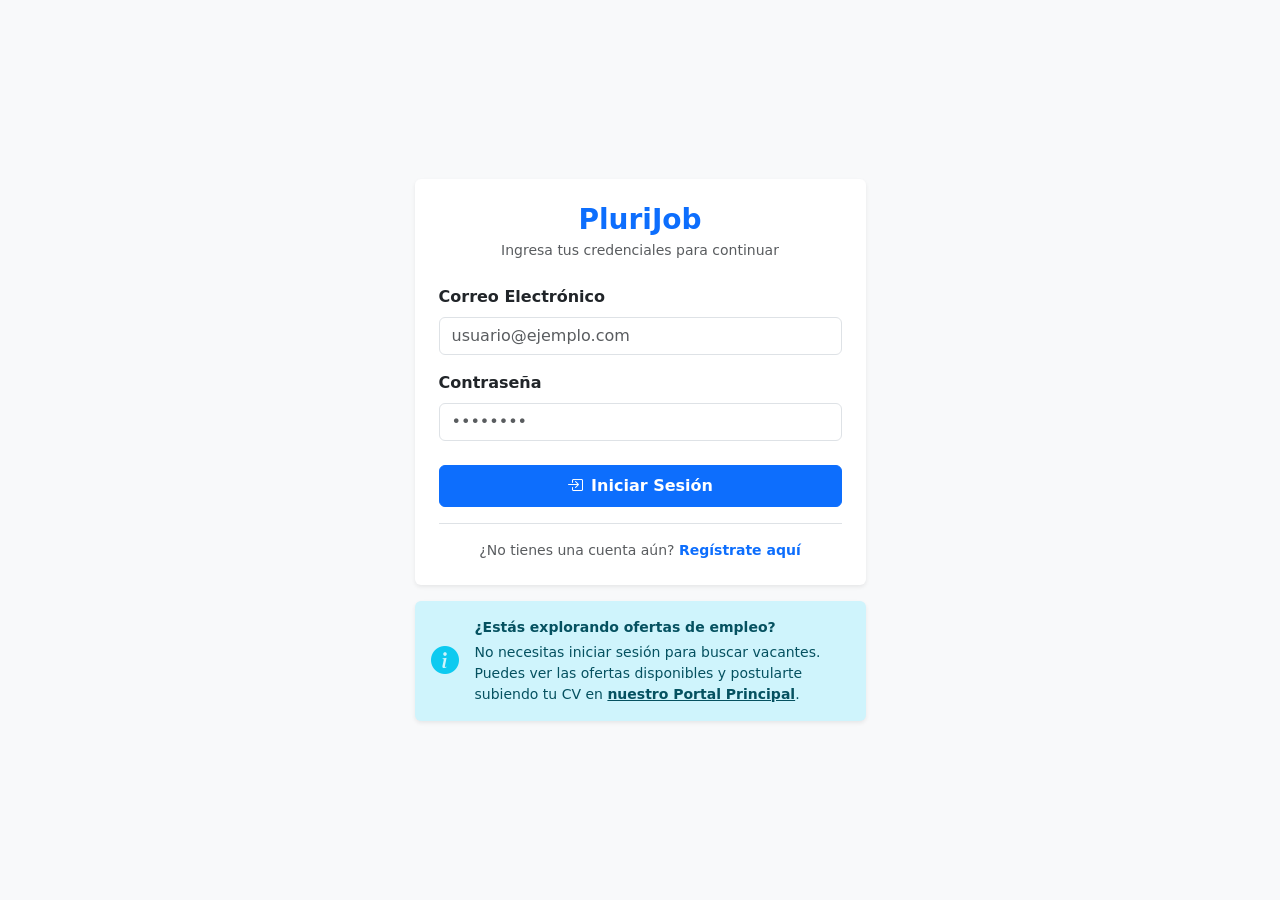
<file: frontend/src/pages/recruiter/jobs.html>
<!DOCTYPE html>
<html lang="es" data-bs-theme="light">
<head>
  <meta charset="UTF-8">
  <meta name="viewport" content="width=device-width, initial-scale=1.0">
  <title>PluriJob - Gestión de Vacantes</title>
  <link rel="stylesheet" href="https://cdn.jsdelivr.net/npm/bootstrap@5.3.2/dist/css/bootstrap.min.css">
  <link rel="stylesheet" href="https://cdn.jsdelivr.net/npm/bootstrap-icons@1.11.1/font/bootstrap-icons.css">
  <link rel="stylesheet" href="../../css/styles.css">
</head>
<body class="bg-light">

  <!-- Navbar -->
  <nav class="navbar navbar-expand-lg navbar-dark bg-dark">
    <div class="container">
      <a class="navbar-brand fw-bold" href="#">PluriJob <span class="badge bg-primary fs-6">Reclutador</span></a>
      <div class="d-flex align-items-center gap-3">
        <a href="publish.html" class="btn btn-outline-light badge btn-md fs-6">
          <i class="bi bi-plus-lg"></i> Crear Vacante
        </a>
        <button id="createRecruiterBtn" class="btn btn-outline-light badge btn-md d-none fs-6">
          <i class="bi bi-person-plus"></i> Crear Reclutador
        </button>
        <button id="logoutBtn" class="btn btn-danger badge btn-md fs-6">
          <i class="bi bi-box-arrow-right"></i> Salir
        </button>
      </div>
    </div>
  </nav>
      <!-- Hero / Banner de búsqueda -->
    <div class="encabezado text-white py-5 mb-4 shadow-sm">
      <div class="container text-center">
        <h1 class="display-5 fw-bold">Gestión de vacantes</h1>
        <p class="lead">
          Revisa tus vacantes y los candidatos que hacen match con ellas.
        </p>
        <!-- Buscador -->
        <div class="row justify-content-center mt-4">
          <div class="col-md-8">
            <div class="input-group input-group-lg shadow-sm">
              <input
                type="text"
                id="jobSearchInput"
                class="form-control"
                placeholder="Buscar por título profesional, cargo, tecnología, área, modalidad, etc..."
              />
              <button class="btn btn-dark" type="button" id="jobSearchBtn">
                <i class="bi bi-search"></i> Buscar
              </button>
            </div>
          </div>
        </div>
      </div>
    </div>

  <!-- Contenido Principal -->
  <div class="container my-4">
  
    <!-- VISTA 1: LISTA DE VACANTES CON PESTAÑAS -->
    <section id="jobsSection">
      <div class="d-flex justify-content-between align-items-center mb-3">
      </div>
      
      <!-- Pestañas: Activas / Vencidas / Cerradas -->
      <ul class="nav nav-tabs mb-4" id="jobsTabs" role="tablist">
        <li class="nav-item" role="presentation">
          <button class="nav-link active" id="active-tab" data-bs-toggle="tab" data-bs-target="#active-jobs" type="button" role="tab">
            Vacantes Activas
          </button>
        </li>
        <li class="nav-item" role="presentation">
          <button class="nav-link" id="expired-tab" data-bs-toggle="tab" data-bs-target="#expired-jobs" type="button" role="tab">
            Vacantes Vencidas
          </button>
        </li>
        <li class="nav-item" role="presentation">
          <button class="nav-link" id="closed-tab" data-bs-toggle="tab" data-bs-target="#closed-jobs" type="button" role="tab">
            Vacantes Cerradas
          </button>
        </li>
      </ul>

      <div class="tab-content" id="jobsTabsContent">
        <div class="tab-pane fade show active" id="active-jobs" role="tabpanel">
          <div id="activeJobsList" class="row g-3">
            <div class="text-center py-5">
              <div class="spinner-border text-primary" role="status"></div>
              <p class="mt-2 text-muted">Cargando vacantes...</p>
            </div>
          </div>
        </div>

        <div class="tab-pane fade" id="expired-jobs" role="tabpanel">
          <div id="expiredJobsList" class="row g-3">
            <div class="text-center py-5">
              <p class="text-muted">No hay vacantes vencidas.</p>
            </div>
          </div>
        </div>

        <div class="tab-pane fade" id="closed-jobs" role="tabpanel">
          <div id="closedJobsList" class="row g-3">
            <div class="text-center py-5">
              <p class="text-muted">No hay vacantes cerradas.</p>
            </div>
          </div>
        </div>
      </div>
    </section>

    <!-- VISTA 2: SECCIÓN DE CANDIDATOS POSTULADOS (Oculta por defecto) -->
    <section id="candidatesSection" class="d-none">
      <div class="d-flex justify-content-between align-items-center mb-4">
        <div>
          <button class="btn btn-outline-secondary btn-sm mb-2" id="backToJobsBtn">
            <i class="bi bi-arrow-left"></i> Volver a Vacantes
          </button>
          <h2 id="selectedJobTitle" class="mb-0">Candidatos Postulados</h2>
        </div>
        <div class="candidate-sort-box">
          <label for="candidateMatchSort" class="candidate-sort-label">
              <i class="bi bi-funnel-fill me-1"></i>
              Ordenar
          </label>
          <select id="candidateMatchSort" class="form-select candidate-sort-select">
              <option value="match">Match total</option>
              <option value="exact">Coincidencia exacta</option>
              <option value="semantic">Coincidencia semántica</option>
              <option value="other">Otras habilidades</option>
          </select>
      </div>
      </div>

      <!-- Lista de candidatos desplegada directo en la página -->
      <div id="candidatesList" class="d-flex flex-column gap-3">
        <!-- Se llena dinámicamente con JS -->
      </div>
    </section>

  </div>
    <!-- Modal para Detalle de la Vacante -->
  <div class="modal fade" id="jobDetailModal" tabindex="-1" aria-labelledby="jobDetailModalLabel" aria-hidden="true">
    <div class="modal-dialog modal-lg modal-dialog-centered">
      <div class="modal-content border-0 shadow">
        <div class="modal-header bg-primary text-white">
          <h5 class="modal-title fw-bold" id="jobDetailModalLabel">
            <i class="bi bi-briefcase-fill me-2"></i><span id="modalJobTitle">Detalle de la Vacante</span>
          </h5>
          <button type="button" class="btn-close btn-close-white" data-bs-dismiss="modal" aria-label="Close"></button>
        </div>
        <div class="modal-body p-4">
          <!-- Metadatos de la Vacante -->
          <div class="row g-3 mb-3">
            <div class="col-md-6">
              <strong>Área / Departamento:</strong>
              <p class="text-muted mb-0" id="modalJobArea">-</p>
            </div>
            <div class="col-md-6">
              <strong>Escolaridad o Perfil:</strong>
              <p class="text-muted mb-0" id="modalProfileType">-</p>
            </div>
            <div class="col-md-6">
              <strong>Modalidad:</strong>
              <p class="text-muted mb-0" id="modalJobModality">-</p>
            </div>
            <div class="col-md-6">
              <strong>Ubicación:</strong>
              <p class="text-muted mb-0" id="modalJobLocation">-</p>
            </div>
          </div>

          <hr>

          <!-- Descripción -->
          <div class="mb-3">
            <h6 class="fw-bold">Descripción del Puesto</h6>
            <p class="text-secondary" id="modalJobDescription" style="white-space: pre-line;">-</p>
          </div>

          <hr>

          <!-- Beneficios -->
          <div class="mb-3">
            <h6 class="fw-bold">Beneficios</h6>
            <p class="text-secondary" id="modalJobBenefits" style="white-space: pre-line;">-</p>
          </div>

          <hr>

          <!-- Habilidades -->
          <div class="mb-3">
            <h6 class="fw-bold">Habilidades Técnicas</h6>
            <div id="modalTechnicalSkills" class="d-flex flex-wrap gap-1"></div>
          </div>

          <div class="mb-3">
            <h6 class="fw-bold">Habilidades Blandas</h6>
            <div id="modalSoftSkills" class="d-flex flex-wrap gap-1"></div>
          </div>

          <hr>

          <div class="d-flex justify-content-between text-muted fs-7">
            <small><strong>Fecha Límite:</strong> <span id="modalJobDeadline">Sin límite</span></small>
          </div>
        </div>
        <div class="modal-footer bg-light">
          <button type="button" class="btn btn-secondary" data-bs-dismiss="modal">Cerrar</button>
        </div>
      </div>
    </div>
  </div>

  <!-- ÚNICO MODAL DEL SISTEMA: Detalle del CV del Candidato -->
  <div class="modal fade" id="cvDetailModal" tabindex="-1" aria-hidden="true">
    <div class="modal-dialog modal-lg modal-dialog-scrollable">
      <div class="modal-content">
        <div class="modal-header">
          <h5 class="modal-title" id="cvCandidateName">Detalle del Candidato</h5>
          <button type="button" class="btn-close" data-bs-dismiss="modal" id="changeApplicationState" aria-label="Close"></button>
          
        </div>
        <div class="modal-body" id="cvDetailBody">
          <!-- Contenido del CV cargado dinámicamente -->
        </div>
      </div>
    </div>
  </div>

  <!--MODAL PARA CREAR RECLUTADOR--->
  <div class="modal fade" id="createRecruiterModal" tabindex="-1" aria-hidden="true">
    <div class="modal-dialog modal-dialog-centered">
      <div class="modal-content">
        <div class="modal-header">
          <h5 class="modal-title">Crear reclutador</h5>
          <button type="button" class="btn-close" data-bs-dismiss="modal" aria-label="Close"></button>
        </div>
        <div class="modal-body">
          <form id="createRecruiterForm">
            <div class="mb-3">
              <label for="newRecruiterName" class="form-label">Nombre completo</label>
              <input type="text" class="form-control" id="newRecruiterName" required>
            </div>
            <div class="mb-3">
              <label for="newRecruiterEmail" class="form-label">Correo electrónico</label>
              <input type="email" class="form-control" id="newRecruiterEmail" required>
            </div>
            <div class="mb-3">
              <label for="newRecruiterPassword" class="form-label">Contraseña</label>
              <input type="password" class="form-control" id="newRecruiterPassword" minlength="6" required>
            </div>
            <div id="recruiterCreateError" class="alert alert-danger d-none"></div>
            <button type="submit" class="btn btn-primary w-100">Guardar reclutador</button>
          </form>
        </div>
      </div>
    </div>
  </div>

    <!-- Modal para Reabrir Vacante -->
  <div class="modal fade" id="reopenJobModal" tabindex="-1" aria-labelledby="reopenJobModalLabel" aria-hidden="true">
    <div class="modal-dialog">
      <div class="modal-content">
        <div class="modal-header">
          <h5 class="modal-title" id="reopenJobModalLabel">Reabrir Vacante</h5>
          <button type="button" class="btn-close" data-bs-dismiss="modal" aria-label="Close"></button>
        </div>
        <div class="modal-body">
          <form id="reopenJobForm">
            <input type="hidden" id="reopenJobId">
            <div class="mb-3">
              <label for="reopenDeadline" class="form-label">Nueva Fecha y Hora Límite</label>
              <input type="datetime-local" class="form-control" id="reopenDeadline">
              <div class="form-text">Si no seleccionas ninguna fecha, la vacante quedará activa sin fecha de vencimiento.</div>
            </div>
            <div id="reopenErrorBox" class="alert alert-danger d-none" role="alert"></div>
          </form>
        </div>
        <div class="modal-footer">
          <button type="button" class="btn btn-secondary" data-bs-dismiss="modal">Cancelar</button>
          <button type="button" class="btn btn-success" id="confirmReopenBtn">Guardar y Reabrir</button>
        </div>
      </div>
    </div>
  </div>

      <!--Modal Global para Alertas y Confirmaciones (Reemplaza alert/confirm) -->
    <div class="modal fade" id="globalAlertModal" tabindex="-1" aria-labelledby="globalAlertModalLabel" aria-hidden="true" data-bs-backdrop="static">
      <div class="modal-dialog modal-dialog-centered">
        <div class="modal-content border-0 shadow-lg">
          <div class="modal-header bg-light">
            <h5 class="modal-title fw-bold text-primary" id="globalAlertTitle">PluriJob Notificación</h5>
            <button type="button" class="btn-close" data-bs-dismiss="modal" aria-label="Close"></button>
          </div>
          <div class="modal-body py-4">
            <p id="globalAlertMessage" class="mb-0 fs-6 text-dark" style="white-space: pre-line;"></p>
          </div>
          <div class="modal-footer bg-light border-0">
            <button type="button" class="btn btn-secondary px-4" id="globalAlertCancelBtn" data-bs-dismiss="modal" style="display: none;">Cancelar</button>
            <button type="button" class="btn btn-primary px-4" id="globalAlertConfirmBtn" data-bs-dismiss="modal">Aceptar</button>
          </div>
        </div>
      </div>
    </div>

  <script src="https://cdn.jsdelivr.net/npm/bootstrap@5.3.2/dist/js/bootstrap.bundle.min.js"></script>
  <script type="module" src="../../js/auth.js"></script>
  <script src="../../js/guard.js"></script>
  <script type="module" src="../../js/views/dashboard_recruiter.js"></script>
</body>
</html>
</file>
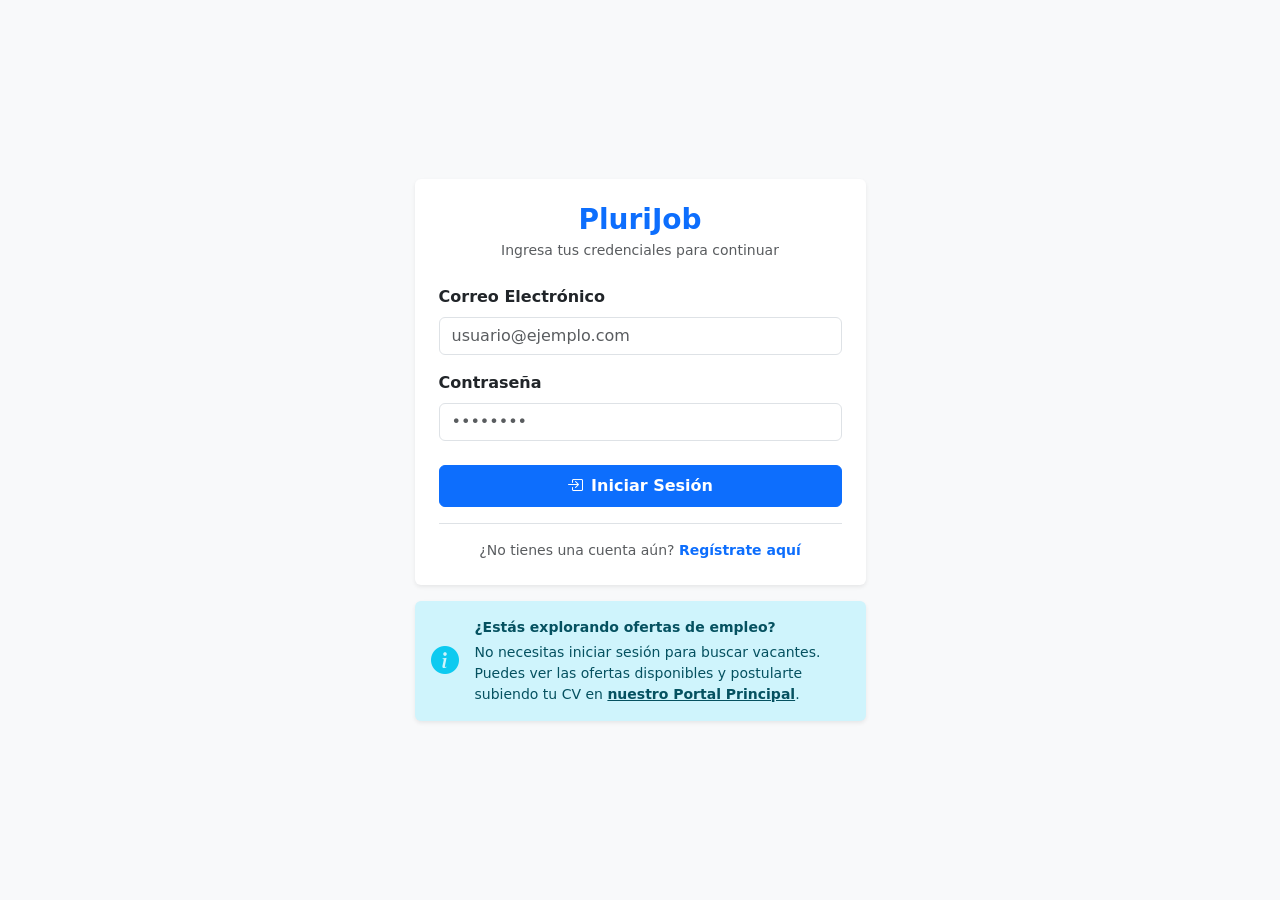
<file: frontend/src/pages/recruiter/publish.html>
<!DOCTYPE html>
<html lang="es">
<head>
  <meta charset="UTF-8">
  <meta name="viewport" content="width=device-width, initial-scale=1.0">
  <title>PluriJob - Publicar Vacante</title>
  <!-- CDN Bootstrap 5 CSS -->
  <link href="https://cdn.jsdelivr.net/npm/bootstrap@5.3.2/dist/css/bootstrap.min.css" rel="stylesheet">
  <!-- CDN Bootstrap Icons -->
  <link rel="stylesheet" href="https://cdn.jsdelivr.net/npm/bootstrap-icons@1.11.1/font/bootstrap-icons.css">
</head>
<body class="bg-light">

  <!-- Navegación Superior -->
  <nav class="navbar navbar-expand-lg navbar-dark bg-dark mb-4">
    <div class="container">
      <a class="navbar-brand fw-bold" href="jobs.html">PluriJob <span class="badge bg-primary fs-6">Reclutador</span></a>
      <div>
        <a href="jobs.html" class="btn btn-outline-light badge btn-md fs-6">
          <i class="bi bi-arrow-left"></i> Volver a vacantes
        </a>
      </div>
    </div>
  </nav>

  <!-- Contenedor Principal -->
  <div class="container pb-5">
    
    <!-- 1. MENÚ DE SELECCIÓN INICIAL (Se oculta al elegir una opción) -->
    <div id="modeSelectionContainer" class="row justify-content-center py-5">
      <div class="col-md-8 text-center">
        <h2 class="fw-bold mb-3">¿Cómo deseas crear tu vacante?</h2>
        <p class="text-muted mb-5">Selecciona una de las opciones para comenzar el proceso.</p>
        <div class="row g-4">
          <div class="col-md-4">
            <div class="card h-100 shadow-sm border-0 option-card cursor-pointer" data-mode="manual">
              <div class="card-body text-center p-4 d-flex flex-column justify-content-between">
                <div>
                  <div class="text-primary fs-1 mb-3"><i class="bi bi-file-earmark-text"></i></div>
                  <h5 class="fw-bold">Redactar vacante</h5>
                  <p class="text-muted small">Llena cada campo del formulario manualmente desde cero.</p>
                </div>
                <button class="btn btn-primary w-100 mt-3">Seleccionar</button>
              </div>
            </div>
          </div>
          <div class="col-md-4">
            <div class="card h-100 shadow-sm border-0 option-card cursor-pointer" data-mode="template">
              <div class="card-body text-center p-4 d-flex flex-column justify-content-between">
                <div>
                  <div class="text-success fs-1 mb-3"><i class="bi bi-collection"></i></div>
                  <h5 class="fw-bold">Reutilizar plantilla</h5>
                  <p class="text-muted small">Toma los datos de una vacante anterior guardada como plantilla.</p>
                </div>
                <button class="btn btn-success w-100 mt-3">Seleccionar</button>
              </div>
            </div>
          </div>
          <div class="col-md-4">
            <div class="card h-100 shadow-sm border-0 option-card cursor-pointer" data-mode="ai">
              <div class="card-body text-center p-4 d-flex flex-column justify-content-between">
                <div>
                  <div class="text-warning fs-1 mb-3"><i class="bi bi-stars"></i></div>
                  <h5 class="fw-bold">Generar con IA</h5>
                  <p class="text-muted small">Escribe una instrucción y deja que Gemini redacte la vacante.</p>
                </div>
                <button class="btn btn-warning w-100 mt-3">Seleccionar</button>
              </div>
            </div>
          </div>
        </div>
      </div>
    </div>

    <!-- 2. CONTENEDOR DE TRABAJO (Formulario / IA / Plantillas - Oculto al inicio) -->
    <div id="workspaceContainer" class="row justify-content-center d-none">
      
      <!-- Barra lateral de cambio rápido (Aparece a la izquierda al seleccionar un modo) -->
      <div id="quickSwitchSidebar" class="col-lg-3 mb-4 d-none">
        <div class="card shadow-sm border-0 position-sticky" style="top: 2rem;">
          <div class="card-body">
            <h6 class="fw-bold text-muted text-uppercase small mb-3">Cambiar modo</h6>
            <div class="d-grid gap-2">
              <button class="btn btn-outline-primary btn-sm text-start switch-mode-btn" data-mode="manual">
                <i class="bi bi-file-earmark-text me-2"></i> Redactar vacante
              </button>
              <button class="btn btn-outline-success btn-sm text-start switch-mode-btn" data-mode="template">
                <i class="bi bi-collection me-2"></i> Reutilizar plantilla
              </button>
              <button class="btn btn-outline-warning btn-sm text-start switch-mode-btn" data-mode="ai">
                <i class="bi bi-stars me-2"></i> Generar con IA
              </button>
            </div>
          </div>
        </div>
      </div>

      <!-- Columna Principal de Contenido -->
      <div id="mainWorkspaceCol" class="col-lg-9">
        
        <!-- SECCIÓN DE PLANTILLAS (Visible solo si se elige "Reutilizar plantilla") -->
        <div id="templatesSection" class="card shadow-sm border-0 mb-4 d-none">
          <div class="card-header bg-success text-white py-3 d-flex justify-content-between align-items-center">
            <h4 class="card-title mb-0 fs-5"><i class="bi bi-collection-fill me-2"></i>Seleccionar Vacante Plantilla</h4>
            <button type="button" class="btn btn-sm btn-light text-success fw-bold" id="backToSelectionBtn">
              <i class="bi bi-arrow-left"></i> Cambiar modo
            </button>
          </div>
          <div class="card-body p-4">
            <p class="text-muted small mb-3">Elige una de las vacantes almacenadas previamente para reutilizar su información en un nuevo registro.</p>
            <div id="templatesCardsList" class="row g-3">
              <!-- Las tarjetas de plantillas se cargarán aquí dinámicamente -->
            </div>
          </div>
        </div>

        <!-- SECCIÓN DEL FORMULARIO Y IA -->
        <div id="formAndAiWorkspace" class="card shadow-sm border-0">
          <div class="card-header bg-primary text-white py-3 d-flex justify-content-between align-items-center">
            <h4 class="card-title mb-0 fs-5" id="formHeaderTitle"><i class="bi bi-briefcase-fill me-2"></i>Crear Nueva Vacante</h4>
            <button type="button" class="btn btn-sm btn-light text-primary fw-bold" id="backToSelectionFormBtn">
              <i class="bi bi-arrow-left"></i> Cambiar modo
            </button>
          </div>
          <div class="card-body p-4">

            <!-- Sección de IA (Controlada dinámicamente) -->
            <section id="aiDraftSection" class="border rounded-3 bg-light p-3 mb-4 d-none" aria-labelledby="aiJobDraftTitle">
              <div class="d-flex align-items-start gap-3">
                <div class="text-primary fs-4" aria-hidden="true">
                  <i class="bi bi-stars"></i>
                </div>
                <div class="flex-grow-1">
                  <h5 id="aiJobDraftTitle" class="h6 fw-bold mb-1">Crear borrador con IA</h5>
                  <p class="text-muted small mb-3">
                    Describe el puesto o pega el texto extraído de un documento. La IA preparará los campos para que los revises antes de publicar.
                  </p>
                  <label for="aiJobInstruction" class="form-label fw-semibold">Instrucciones o texto de la vacante</label>
                  <textarea
                    class="form-control mb-2"
                    id="aiJobInstruction"
                    rows="3"
                    maxlength="12000"
                    placeholder="Ej. Buscamos un desarrollador backend con experiencia en Python, FastAPI y PostgreSQL. Modalidad remota..."
                  ></textarea>
                  <div class="d-flex flex-wrap align-items-center gap-3">
                    <button type="button" class="btn btn-outline-primary" id="generateJobDraftButton">
                      <i class="bi bi-magic me-2" aria-hidden="true"></i>Generar borrador
                    </button>
                    <span class="text-muted small">La IA puede equivocarse; revisa y completa los datos antes de guardar.</span>
                  </div>
                  <div id="jobAiNotice" class="alert d-none mt-3 mb-0" role="status" aria-live="polite"></div>
                </div>
              </div>
            </section>

            <!-- Formulario principal -->
            <form id="publishJobForm">
              <div class="mb-3">
                <label for="jobTitle" class="form-label fw-semibold">Título del Puesto *</label>
                <input type="text" class="form-control" id="jobTitle" placeholder="Ej. Desarrollador Backend Python Senior" required>
              </div>

              <div class="row g-3 mb-3">
                <div class="col-md-6">
                  <label for="jobArea" class="form-label fw-semibold">Área o Departamento *</label>
                  <input type="text" class="form-control" id="jobArea" placeholder="Ej. Tecnología / TI" required>
                </div>
                <div class="col-md-6">
                  <label for="profileType" class="form-label fw-semibold">Tipo de Perfil *</label>
                  <input type="text" class="form-control" id="profileType" placeholder="Ej. Ingeniería de Software" required>
                </div>
              </div>

              <div class="row g-3 mb-3">
                <div class="col-md-6">
                  <label for="jobModality" class="form-label fw-semibold">Modalidad *</label>
                  <select class="form-select" id="jobModality" required>
                    <option value="" selected disabled>Selecciona modalidad...</option>
                    <option value="remoto">Remoto</option>
                    <option value="presencial">Presencial</option>
                    <option value="hibrido">Híbrido</option>
                  </select>
                </div>
                <div class="col-md-6">
                  <label for="jobLocation" class="form-label fw-semibold">Ubicación</label>
                  <input type="text" class="form-control" id="jobLocation" placeholder="Ej. Ciudad de México, MX (Opcional si es remoto)">
                </div>
              </div>

              <div class="mb-3">
                <label for="jobDescription" class="form-label fw-semibold">Descripción del Puesto y Responsabilidades *</label>
                <textarea class="form-control" id="jobDescription" rows="5" placeholder="Detalla las responsabilidades principales, misión del rol y propuesta de valor..." required></textarea>
              </div>

              <div class="mb-3">
                <label for="jobBenefits" class="form-label fw-semibold">Beneficios</label>
                <textarea class="form-control" id="jobBenefits" rows="3" placeholder="Detalla los beneficios ofrecidos..."></textarea>
              </div>

              <div class="mb-3">
                <label for="technicalSkills" class="form-label fw-semibold">Habilidades Técnicas (Separadas por coma) *</label>
                <input type="text" class="form-control" id="technicalSkills" placeholder="Ej. Python, FastAPI, PostgreSQL, Git" required>
                <div class="form-text">La IA usará estas habilidades para calcular el porcentaje de compatibilidad con los candidatos.</div>
              </div>

              <div class="mb-3">
                <label for="softSkills" class="form-label fw-semibold">Habilidades Blandas (Separadas por coma) *</label>
                <input type="text" class="form-control" id="softSkills" placeholder="Ej. Responsabilidad, Comunicación, Trabajo en equipo" required>
              </div>

              <div class="mb-4">
                <label for="jobDeadline" class="form-label fw-semibold">Fecha Límite de Recepción</label>
                <input type="datetime-local" class="form-control" id="jobDeadline">
                <div class="form-text">Debe ser una fecha futura. Déjalo en blanco si no tiene fecha de expiración.</div>
              </div>

              <div class="d-flex justify-content-end gap-2">
                <button type="reset" class="btn btn-outline-secondary">Limpiar</button>
                <button type="submit" class="btn btn-primary px-4">
                  <i class="bi bi-send-fill me-2"></i>Publicar Vacante
                </button>
              </div>
            </form>

          </div>
        </div>

      </div>
    </div>
  </div>

  <!-- Modal para ver el detalle completo de la plantilla antes de seleccionarla -->
  <div class="modal fade" id="templateDetailModal" tabindex="-1" aria-labelledby="templateModalLabel" aria-hidden="true">
    <div class="modal-dialog modal-lg">
      <div class="modal-content">
        <div class="modal-header bg-success text-white">
          <h5 class="modal-title" id="templateModalLabel">Detalle de la Plantilla</h5>
          <button type="button" class="btn-close btn-close-white" data-bs-dismiss="modal" aria-label="Close"></button>
        </div>
        <div class="modal-body" id="templateModalBody">
          <!-- Se llena dinámicamente -->
        </div>
        <div class="modal-footer">
          <button type="button" class="btn btn-secondary" data-bs-dismiss="modal">Cerrar</button>
          <button type="button" class="btn btn-success" id="confirmSelectTemplateModalBtn">
            <i class="bi bi-check-circle me-1"></i> Usar esta plantilla
          </button>
        </div>
      </div>
    </div>
  </div>

      <!--Modal Global para Alertas y Confirmaciones (Reemplaza alert/confirm) -->
    <div class="modal fade" id="globalAlertModal" tabindex="-1" aria-labelledby="globalAlertModalLabel" aria-hidden="true" data-bs-backdrop="static">
      <div class="modal-dialog modal-dialog-centered">
        <div class="modal-content border-0 shadow-lg">
          <div class="modal-header bg-light">
            <h5 class="modal-title fw-bold text-primary" id="globalAlertTitle">PluriJob Notificación</h5>
            <button type="button" class="btn-close" data-bs-dismiss="modal" aria-label="Close"></button>
          </div>
          <div class="modal-body py-4">
            <p id="globalAlertMessage" class="mb-0 fs-6 text-dark" style="white-space: pre-line;"></p>
          </div>
          <div class="modal-footer bg-light border-0">
            <button type="button" class="btn btn-secondary px-4" id="globalAlertCancelBtn" data-bs-dismiss="modal" style="display: none;">Cancelar</button>
            <button type="button" class="btn btn-primary px-4" id="globalAlertConfirmBtn" data-bs-dismiss="modal">Aceptar</button>
          </div>
        </div>
      </div>
    </div>

    <!-- 2. Modal Simplificado para Postulación Directa de Usuarios Registrados -->
    <div class="modal fade" id="directApplyModal" tabindex="-1" aria-labelledby="directApplyModalLabel" aria-hidden="true">
      <div class="modal-dialog modal-dialog-centered">
        <div class="modal-content border-0 shadow-lg">
          <div class="modal-header bg-primary text-white">
            <h5 class="modal-title fw-bold" id="directApplyModalLabel"><i class="bi bi-send-fill me-2"></i> Confirmar Postulación</h5>
            <button type="button" class="btn-close btn-close-white" data-bs-dismiss="modal" aria-label="Close"></button>
          </div>
          <div class="modal-body py-4">
            <p class="text-muted mb-2">Estás a punto de postularte a la siguiente vacante utilizando la información de tu CV registrado:</p>
            <div class="p-3 bg-light rounded border mb-3">
              <h6 class="fw-bold text-dark mb-1" id="directApplyJobTitle">Título de la Vacante</h6>
              <p class="small text-muted mb-0" id="directApplyJobSubtitle">Área • Modalidad</p>
            </div>
            <p class="small text-secondary mb-0"><i class="bi bi-info-circle me-1"></i> Tu puntaje de compatibilidad (Match %) se calculará automáticamente al confirmar.</p>
          </div>
          <div class="modal-footer bg-light border-0">
            <button type="button" class="btn btn-secondary px-4" data-bs-dismiss="modal">Cancelar</button>
            <button type="button" class="btn btn-primary px-4 fw-bold" id="confirmDirectApplyBtn">
              <i class="bi bi-send-check me-1"></i> Postularme Ahora
            </button>
          </div>
        </div>
      </div>
    </div>

  <!-- JS de Bootstrap -->
  <script src="https://cdn.jsdelivr.net/npm/bootstrap@5.3.2/dist/js/bootstrap.bundle.min.js"></script>
  <script type="module" src="../../js/auth.js"></script>
  <script src="../../js/guard.js"></script>
  <!-- Controlador JavaScript de la vista -->
  <script type="module" src="../../js/views/publish_job.js"></script>
</body>
</html>
</file>
<file: frontend/src/css/styles.css>
.candidate-sort-box{
    min-width: 240px;
}

.candidate-sort-label{
    display:inline-block;
    background:#e9f2ff;
    color:#0d6efd;
    padding:4px 8px;
    border-radius:20px;
    font-size:.75rem;
    font-weight:600;
    margin-bottom:6px;
}

.candidate-sort-select{
    border: 1px solid #dee2e6;
    border-radius: 10px;
    background-color: #fff;
    box-shadow: 0 2px 8px rgba(0,0,0,.05);
    transition: all .2s ease;
}

.candidate-sort-select:hover{
    border-color: #0d6efd;
}

.candidate-sort-select:focus{
    border-color: #0d6efd;
    box-shadow: 0 0 0 .2rem rgba(13,110,253,.15);
}

div .card{
  box-shadow: 0 3px 4px 0 rgba(0, 0, 0, 0.2), 0 6px 20px 0 rgba(0, 0, 0, 0.15);
}

.badge-break {
    overflow-wrap: anywhere;
    white-space: normal;
    text-align: left;
}

.encabezado{
    background-color: #232cde;
}
</file>
